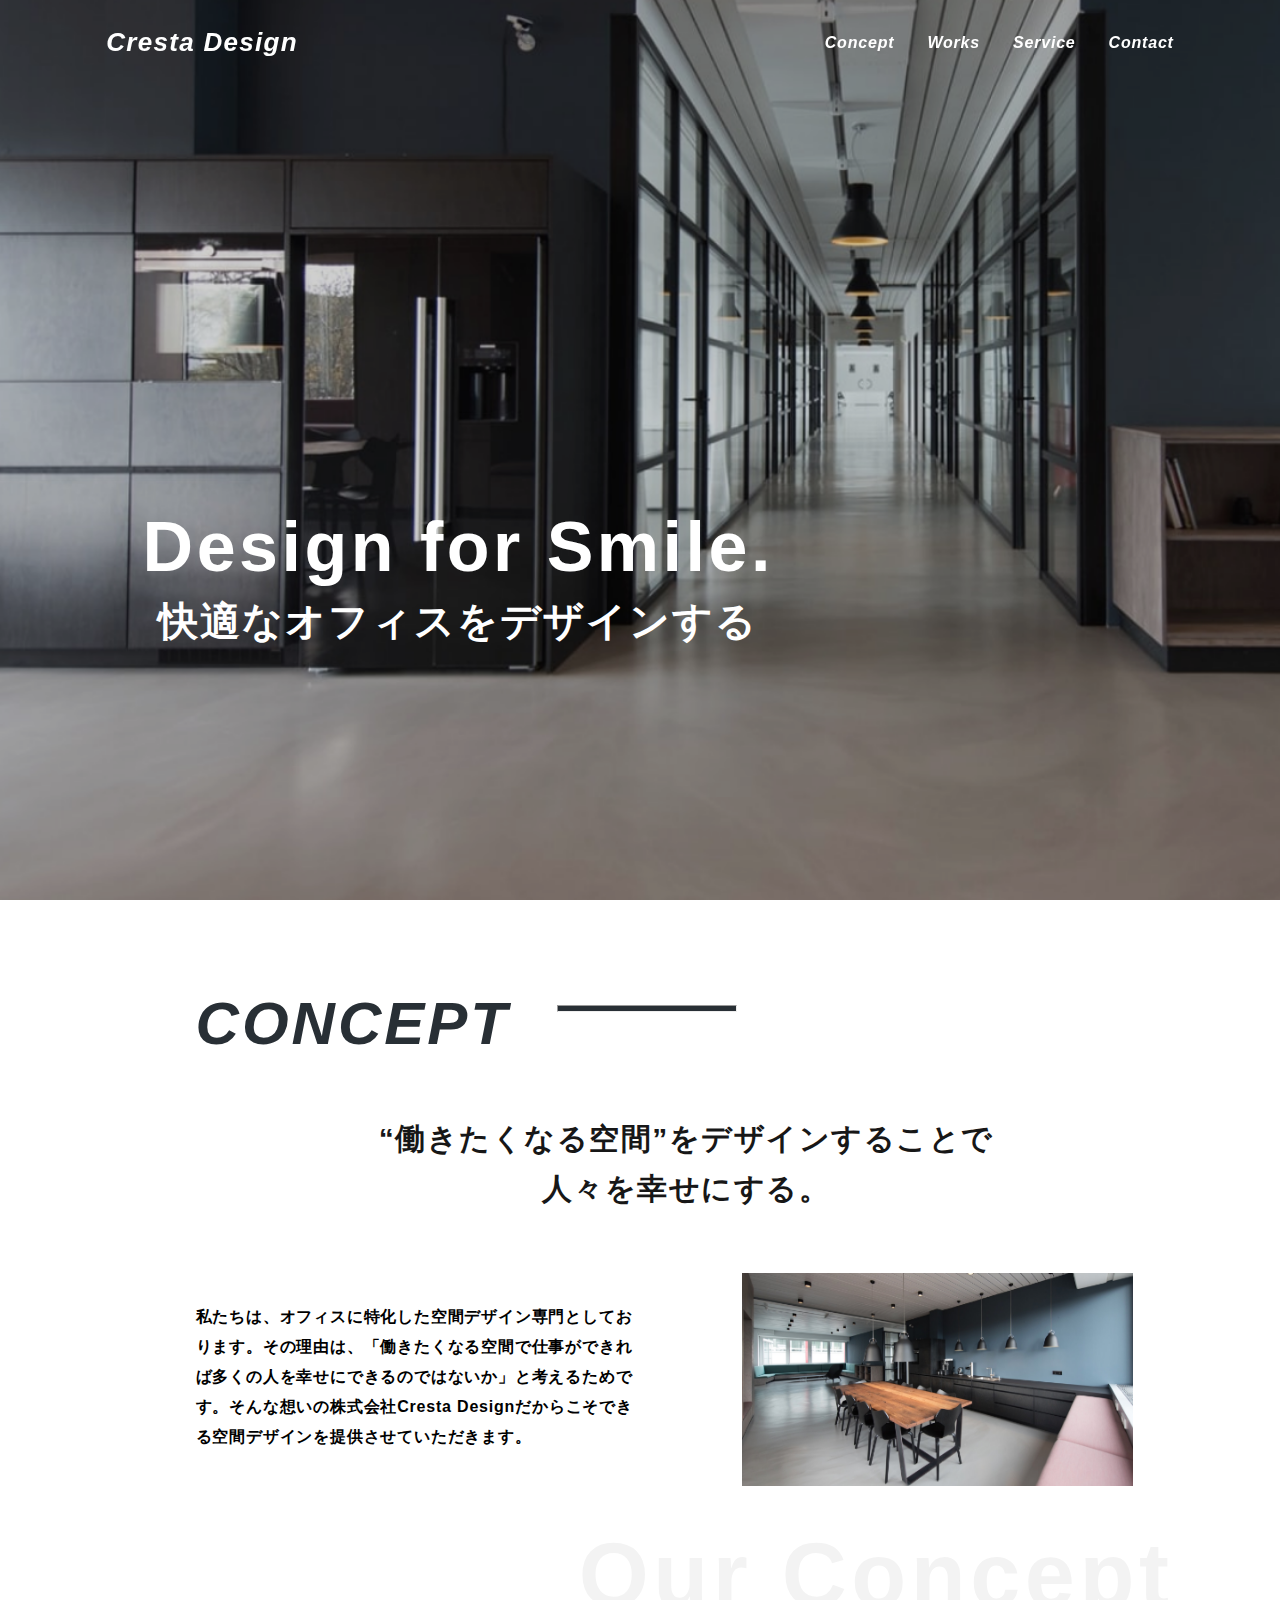
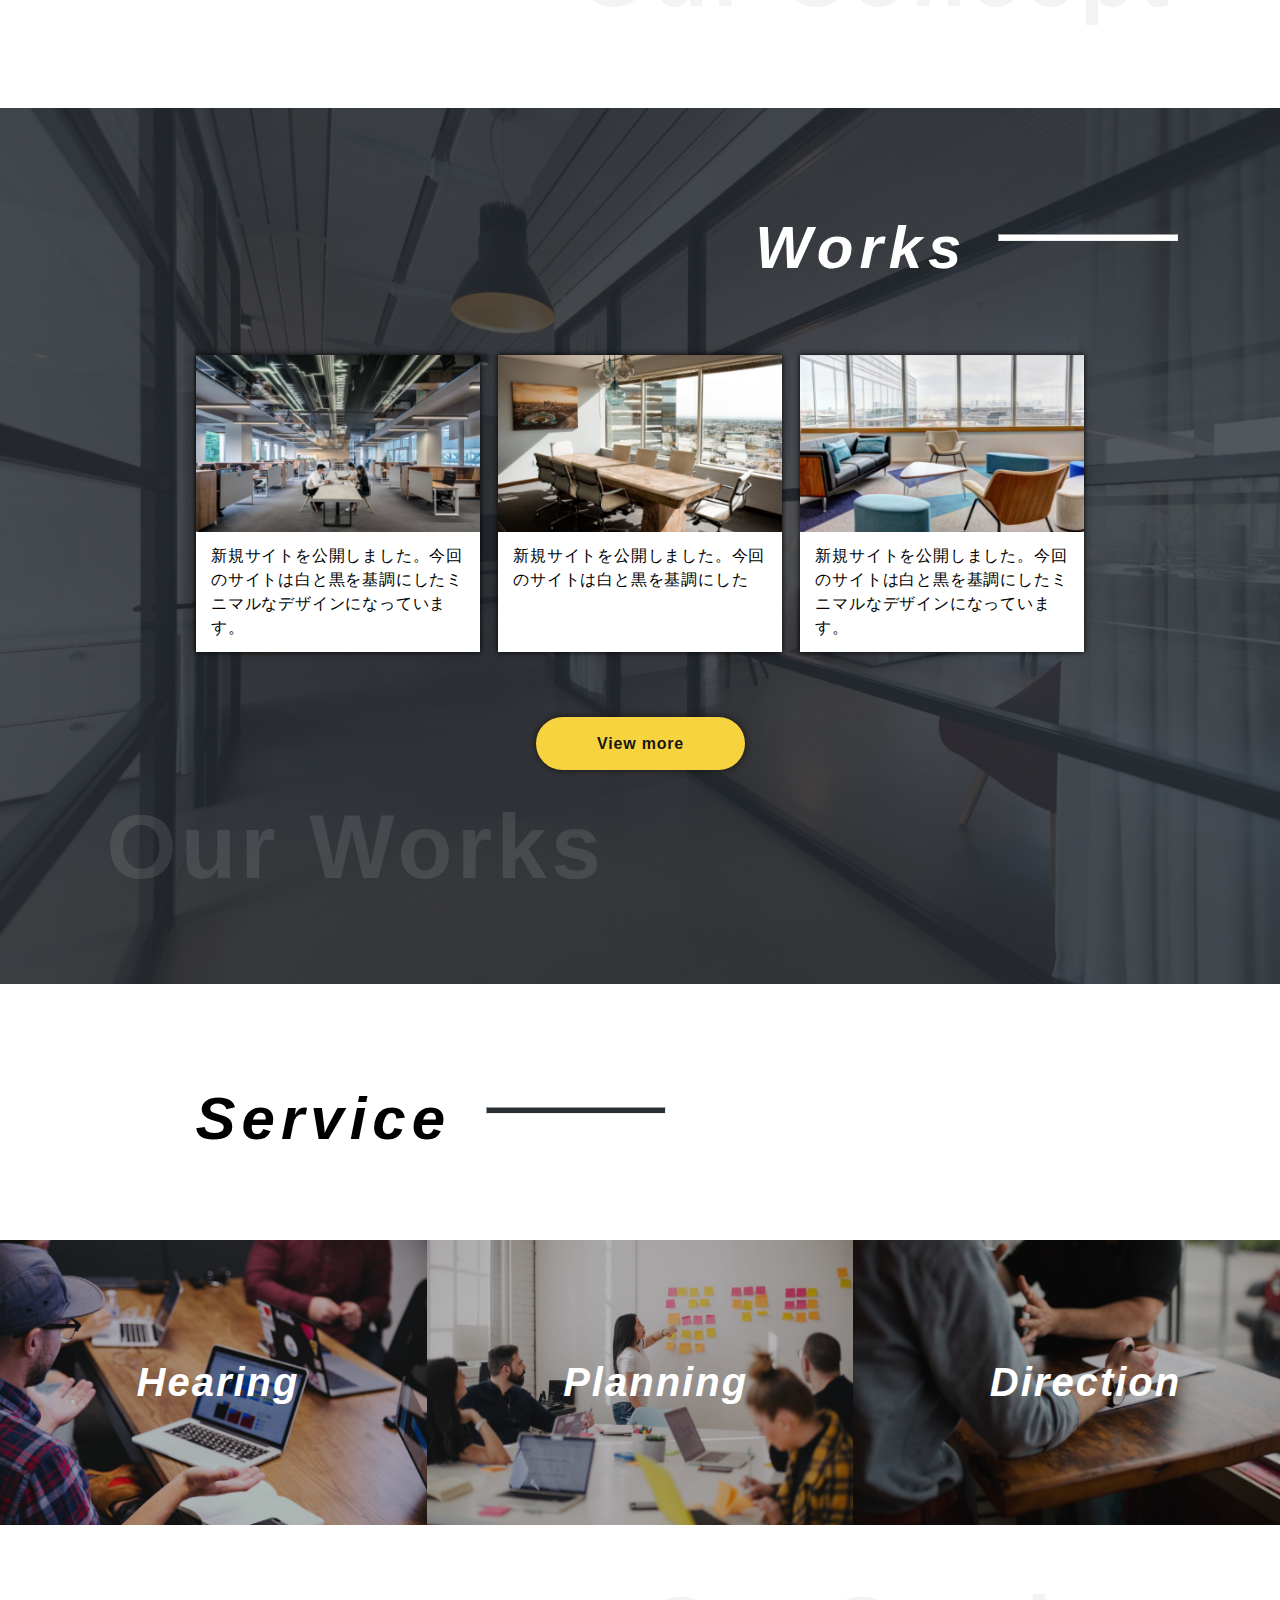
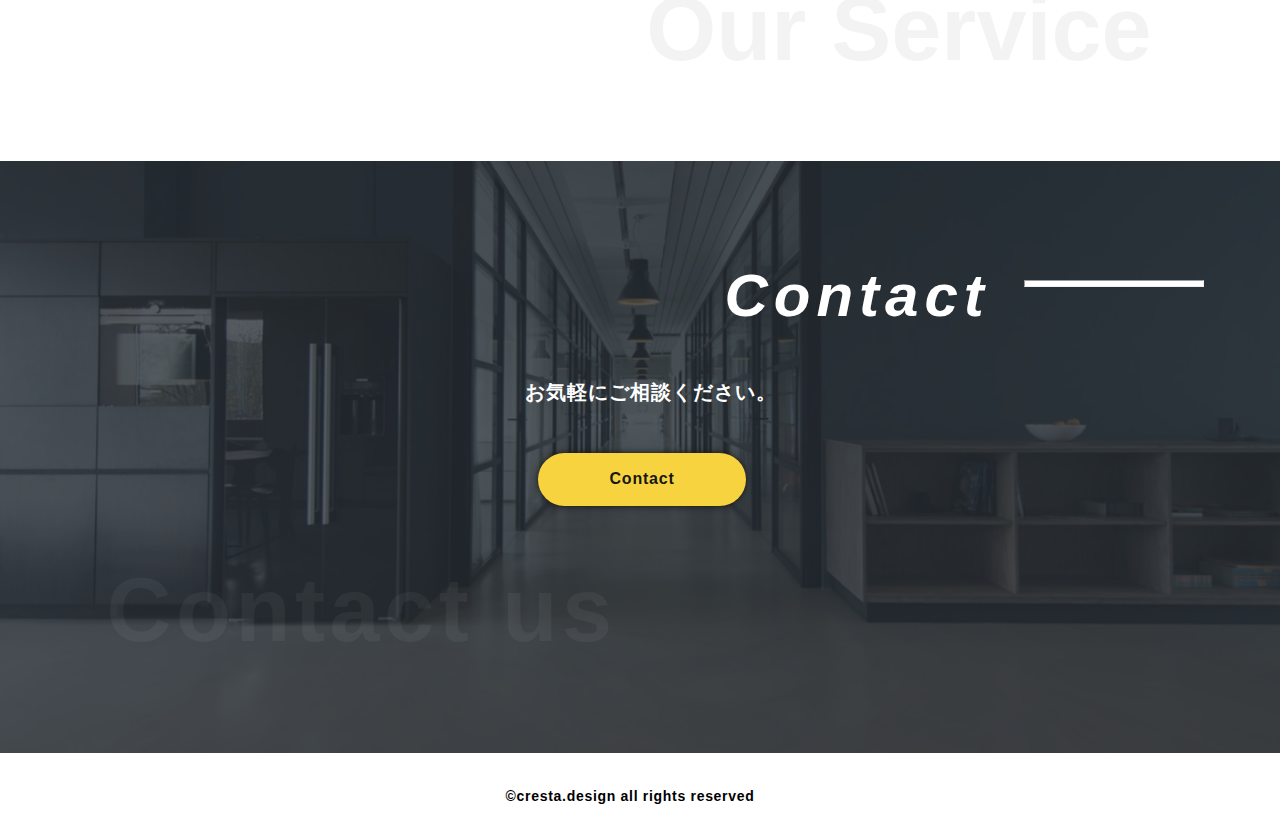
<file: index.html>
<!DOCTYPE html>
<head>
    <meta charset="utf-8">
    <meta name="robots" content="noindex, nofollow">
    <meta name="viewport" content="width=device-width, initial-scale=1">
    <script src="https://ajax.googleapis.com/ajax/libs/jquery/3.4.1/jquery.min.js"></script>
    <link rel="stylesheet" href="style.css">
    <link rel="stylesheet" href="js/index.js">
    <title>cording_lesson2(pengin blog)</title>
    <link rel="preconnect" href="https://fonts.googleapis.com">
    <link rel="preconnect" href="https://fonts.gstatic.com" crossorigin>
    <link href="https://fonts.googleapis.com/css2?family=Noto+Sans+JP:wght@400;700&family=Noto+Serif+JP:wght@600&family=Noto+Serif:ital,wght@0,400;0,700;1,400;1,700&display=swap" rel="stylesheet">
</head>
<body>
    <header>
        <div class="header-title">
            <h2><a href="#top">Cresta Design</a></h2>
        </div>
        <div class="header-menu">
            <p><a href="#concept">Concept</a></p>
            <p><a href="#works">Works</a></p>
            <p><a href="#service">Service</a></p>
            <p><a href="#contact">Contact</a></p>
        </div>
        <div class="humberger" id="humberger">
            <span id="humberger-top"></span>
            <span id="humberger-center"></span>
            <span id="humberger-bottom"></span>
        </div>
        <div class="humberger-menu" id="humberger-menu">
            <ul>
                <li><a href="#concept" id="menu1">Concept</a></li>
                <li><a href="#works" id="menu2">Works</a></li>
                <li><a href="#service" id="menu3">Service</a></li>
                <li><a href="#contact" id="menu4">Cotact</a></li>
            </ul>
        </div>
    </header>
    <main>
        <div class="fv" id="top">
            <div class="fv-contents">
                <h1>Design for Smile.</h1>
                <h2>快適なオフィスをデザインする</h2>
            </div>
        </div>
        <div class="concept" id="concept">
            <div class="concept-contents">
                <h1>CONCEPT </h1><hr>
                <h3>
                    “働きたくなる空間”をデザインすることで<br>人々を幸せにする。
                </h3>
                <p>私たちは、オフィスに特化した空間デザイン専門としております。その理由は、「働きたくなる空間で仕事ができれば多くの人を幸せにできるのではないか」と考えるためです。そんな想いの株式会社Cresta Designだからこそできる空間デザインを提供させていただきます。</p>
                <img src="images/concept-image.png">    
                <h2>Our Concept</h2>
            </div>
        </div>
        <div class="works" id="works">
            <h1>Works </h1><hr>
            <div class="cards">
                <div class="card card1">
                    <img src="images/card-img01.png">
                    <p>新規サイトを公開しました。今回のサイトは白と黒を基調にしたミニマルなデザインになっています。</p>
                </div>
                <div class="card card2">
                    <img src="images/card-img02.png">
                    <p>新規サイトを公開しました。今回のサイトは白と黒を基調にした</p>
                </div>
                <div class="card card3">
                    <img src="images/card-img03.png">
                    <p>新規サイトを公開しました。今回のサイトは白と黒を基調にしたミニマルなデザインになっています。</p>
                </div>
            </div>
            <input type="button" value="View more" class="works-btn">
            <h2>Our Works</h2>
        </div>
        <div class="service" id="service">
            <h2>Service </h2><hr>
            <div class="serviceImages">
                <div class="serviceImg img1">
                    <h3>Hearing</h3>
                </div>
                <div class="serviceImg img2">
                    <h3>Planning</h3>
                </div>
                <div class="serviceImg img3">
                    <h3>Direction</h3>
                </div>
            </div>
            <h1>Our Service</h1>
        </div>
        <div class="contact" id="contact">
            <h2>Contact </h2><hr>
            <p>お気軽にご相談ください。</p>
            <input type="button" value="Contact" class="contact-btn" onclick="location.href='inquiry/index.html'">
            <h1>Contact us</h1>
        </div>
        <footer>
            <p>©cresta.design all rights reserved</p>
        </footer>
    </main>
    <script src="js/jquery.bgswitcher.js"></script>
    <script>
        jQuery(function($){
            $('.fv').bgSwitcher({
                images:['images/fv-bgi_01.png','images/fv-bgi_02.png','images/fv-bgi_03.png'],
                loop: true,
                interval: 5000,
                duration: 2000
            });

            var header = jQuery('header');
            var height = jQuery(window).height();
            jQuery(window).scroll(function(){
                if(jQuery(this).scrollTop() > height){
                    header.css('background-color','rgba(40,47,53,1.0)');
                }else{
                    header.css('background-color','rgba(40,47,53,0)');
                }
            });

            jQuery('a[href*="#"]').click(function(){
                var elmHash = jQuery(this).attr('href');
                var pos = jQuery(elmHash).offset().top;
                jQuery('body,html').animate({scrollTop: pos},1000);
                return false;
            });
        });
    </script>
    <script src="js/index.js"></script>
    
</body>
</file>
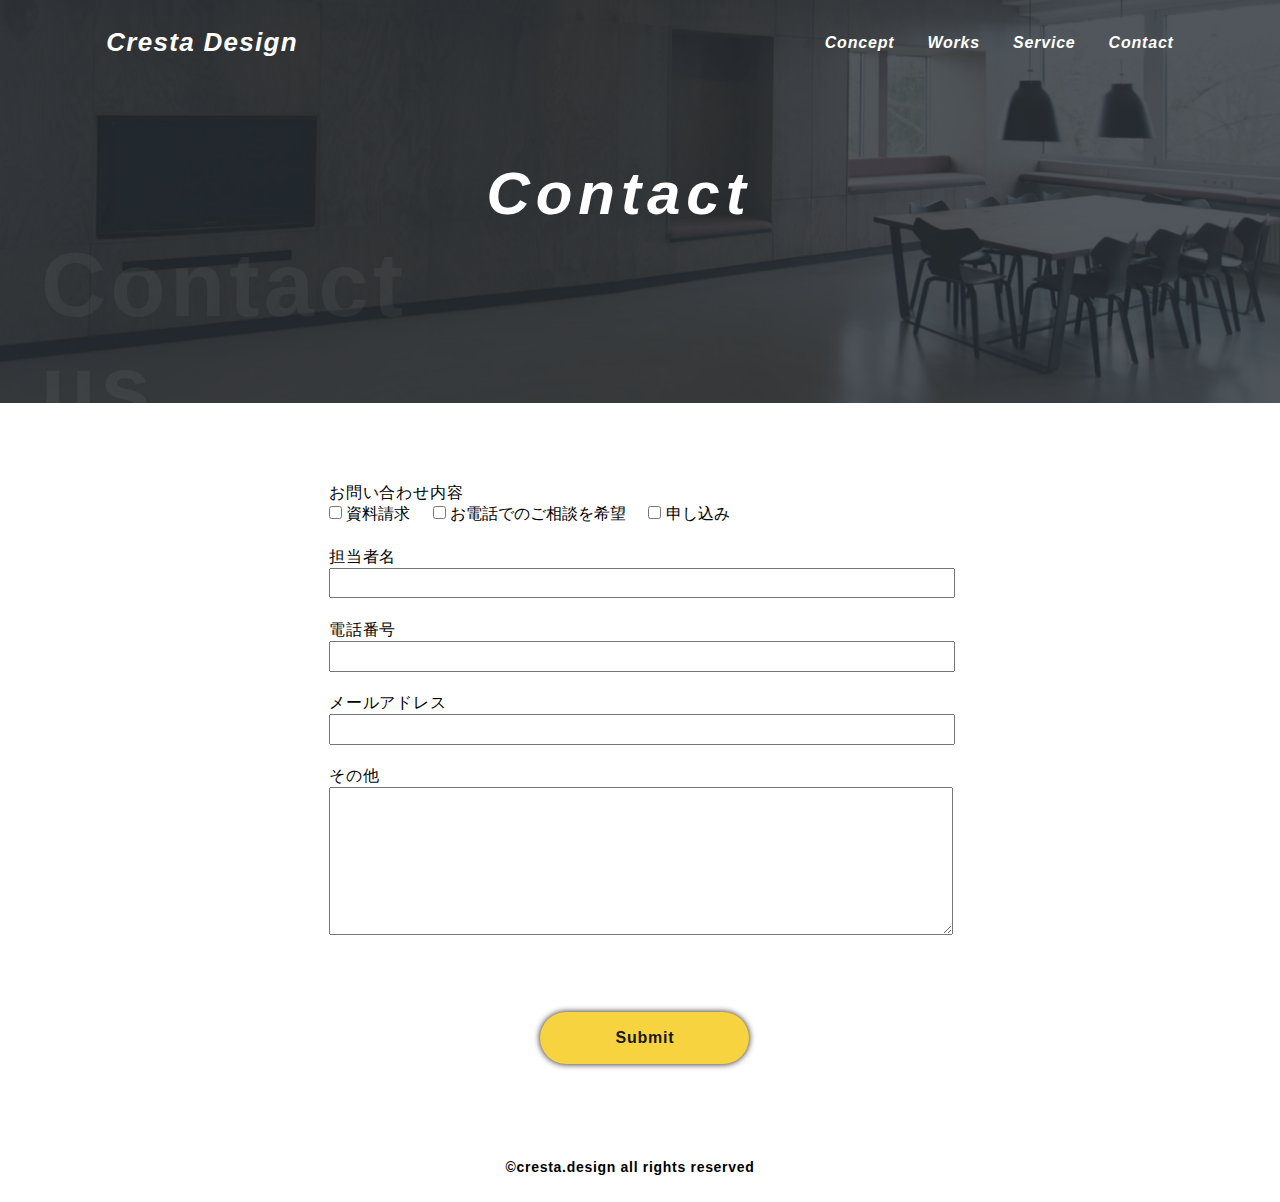
<file: inquiry/index.html>
<!DOCTYPE html>
<head>
    <meta charset="utf-8">
    <meta name="robots" content="noindex, nofollow">
    <meta name="viewport" content="width=device-width, initial-scale=1">
    <script src="https://ajax.googleapis.com/ajax/libs/jquery/3.4.1/jquery.min.js"></script>
    <link rel="stylesheet" href="../style.css">
    <link rel="stylesheet" href="../js/index.js">
    <title>お問い合わせフォーム</title>
    <link rel="preconnect" href="https://fonts.googleapis.com">
    <link rel="preconnect" href="https://fonts.gstatic.com" crossorigin>
    <link href="https://fonts.googleapis.com/css2?family=Noto+Sans+JP:wght@400;700&family=Noto+Serif+JP:wght@600&family=Noto+Serif:ital,wght@0,400;0,700;1,400;1,700&display=swap" rel="stylesheet">
</head>
<body>
    <header class="inquiry-header">
        <div class="header-title">
            <h2><a href="../index.html#top">Cresta Design</a></h2>
        </div>
        <div class="header-menu">
            <p><a href="../index.html#concept">Concept</a></p>
            <p><a href="../index.html#works">Works</a></p>
            <p><a href="../index.html#service">Service</a></p>
            <p><a href="../index.html#contact">Contact</a></p>
        </div>
        <div class="humberger" id="humberger">
            <span id="humberger-top"></span>
            <span id="humberger-center"></span>
            <span id="humberger-bottom"></span>
        </div>
        <div class="humberger-menu" id="humberger-menu">
            <ul>
                <li><a href="../index.html#concept" id="menu1">Concept</a></li>
                <li><a href="../index.html#works" id="menu2">Works</a></li>
                <li><a href="../index.html#service" id="menu3">Service</a></li>
                <li><a href="../index.html#contact" id="menu4">Cotact</a></li>
            </ul>
        </div>
    </header>
    <div class="inquiry-fv">
        <h2>Contact</h2>
        <h1>Contact us</h1>
    </div>
    <div class="contact-form">
        <form action="">
            <p>お問い合わせ内容</p>
            <span><input type="checkbox" class="checkbox-top"> 資料請求</span>
            <span><input type="checkbox" class="checkbox"> お電話でのご相談を希望</span>
            <span><input type="checkbox" class="checkbox"> 申し込み</span>
            <p>担当者名</p>
            <input type="text" id="name">
            <p>電話番号</p>
            <input type="text" id="number">
            <p>メールアドレス</p>
            <input type="text" id="email">
            <p>その他</p>
            <textarea></textarea>
            <input type="button" value="Submit" class="inquiry-btn">
        </form>
    </div>
    <footer>
        <p>©cresta.design all rights reserved</p>
    </footer>
    <script src="../js/index.js"></script>
</body>
</file>
<file: style.css>
*{
    margin: 0;
    padding:0;

}

html{
    font-size: 16px;
}

body{
    font-family:sans-serif;
    width:100%;
}

body:lang(ja){
    font-family: "Noto Serif JP";
}

body:lang(en){
    font-family: "Noto Serif";
}

header{
    width:100vw;
    height:calc(100vw * 0.067);
    font-style:italic;
    font-weight: bold;
    position:fixed;
    top:0;
    text-decoration: none;
    z-index: 100;
}

.header-title{
    float:left;
    position: relative;
    top:31.25%;
    left:8.3%;
}

.header-title a{
    font-size:1.625rem;;
    cursor: pointer;
    letter-spacing: 0.05em;
    text-decoration: none;
    color:#FFFFFF;

}

.header-menu{
    width: 349px;
    float:right;
    justify-content: space-between;
    display: flex;
    position: relative;
    top:40%;
    right:8.3%;
}

.header-menu a{
    font-size: 1rem;
    text-decoration: none;
    color:#FFFFFF;
    letter-spacing: 0.05em;
}

.humberger{
    display:none;
}

.humberger-menu{
    display: none;
}


.fv{
    width:100vw;
    height:100vh;
    background-size: cover;
    color:#FFFFFF;
}

.fv-contents{
    position: relative;
    top:53.5%;
    left:8.3%;
    text-align: center;
    width:55%;

}

.fv-contents h1{
    font-size: 4.375rem;
    letter-spacing: 0.05em;
    font-weight: bold;
    padding-top:25px;
}

.fv-contents h2{
    font-size: 2.5rem;
    font-weight: bold;
    letter-spacing: 0.05em;
    margin-top: 1%;
}

.concept{
    width:100vw;
    height:calc(100vw * 0.631);
}

.concept-contents{
    width:76.39%;
    height:81.3%;
    position: relative;
    top:11%;
    left:15.28%;
}

.concept-contents h1{
    font-size: 3.75rem;
    font-weight: bold;
    font-style: italic;
    letter-spacing: 0.05em;
    color:#282F35;
}

.concept-contents hr{
    background-color: #282F35;
    height:0.3125rem;
    width:18.18%;
    position:relative;
    top:-8%;
    left:37%;
}

.concept-contents h3{
    font-size: 1.875rem;
    font-weight: bold;
    letter-spacing: 0.05em;
    line-height: 1.67;
    width:64%;
    text-align: center;
    color:#171717;
    margin-left:18.18%;
    margin-top: 5%;
}

.concept-contents p{
    width:45%;
    height:19.8%;
    margin-top:9%;
    margin-right:10.9%;
    font-weight: bold;
    letter-spacing: 0.05em;
    line-height: 1.875;
    float:left;

}

.concept-contents img{
    margin-top:6%;
    width:40%;
}

.concept-contents h2{
    float:right;
    font-size: 5.625rem;
    font-weight: bold;
    letter-spacing: 0.05em;
    color:rgba(23,23,23,0.05);
    margin-top:3.5%;
}

.works{
    width:100vw;
    height:calc(100vw * 0.685);
    background-image: url("images/works-bgi.png");
    background-size: cover;
    background-color: rgba(40,47,53,1.0);

}

.works h1{
    color: #FFFFFF;
    font-size: 3.75rem;
    font-weight: bold;
    font-style: italic;
    letter-spacing: 0.1em;
    width:15.35%;
    position:relative;
    top:12%;
    left:59%;
}

.works hr{
    width:13.89%;
    height:0.3125rem;
    background-color: #ffffff;
    position:relative;
    top:6.5%;
    left:78%;
}

.works .cards{
    width:69.44vw;
    height:calc(69.44vw * 0.334);
    position:relative;
    top:19.5%;
    left:15.28%;
    justify-content: space-between;
    display: flex;
}

.works .card{
    background-color: #FFFFFF;
    height:100%;
    width:calc(69.44vw * 0.32);
    cursor: pointer;
    box-shadow: 0 0 6px rgba(0,0,0,1.0);
}

.card img{
    width:100%;
}

.card p{
    margin:2.5% 5.4%;
    font-weight: 400;
    letter-spacing: 0.05em;
    line-height: 1.5;
}

.works-btn{
    width:16.32%;
    height:6%;
    color:#171717;
    background-color: #F7D43F;
    font-size: 1rem;
    font-weight:bold;
    letter-spacing: 0.05em;
    border-radius: 45px;
    box-shadow: 0 0 6px rgba(27,19,16,1.0);
    position:relative;
    top:27%;
    left:41.88%;
    border:0;
    cursor: pointer;
}

.works h2{
    width:45%;
    font-size: 5.625rem;
    color:rgba(255,255,255,0.1);
    letter-spacing: 0.05em;
    position:relative;
    top:30%;
    left:8.33%;
}

.service{
    width:100vw;
    height:calc(100vw * 0.458);
    margin-top:100px;
    margin-bottom:90px;
}

.service h2{
    width:17.78%;
    font-size: 3.75rem;
    font-weight: bold;
    font-style: italic;
    letter-spacing: 0.1em;
    position:relative;
    left:15.28%;
    top:0;
}

.service hr{
    background-color: #282F35;
    height:0.3125rem;
    width:13.89%;
    position:relative;
    top:-8%;
    left:38%;
}

.service .serviceImages{
    width: 100%;
    height:48.5%;
    display: flex;
    margin-top:80px;
    background-color: rgba(40,47,53,1.0 );

}

.service .serviceImg{
    width:33.333%;
    height: 100%;
    cursor: pointer;
    background-size: cover;
}

.img1{
    background-image: url("images/service-img01.png");
}

.img2{
    background-image: url("images/service-img02.png");
}

.img3{
    background-image: url("images/sevice-img03.png");
}

.serviceImg:hover{
    opacity: 0.3;
}

.serviceImg h3{
    color:#ffffff;
    font-size:2.5rem;
    font-weight: bold;
    font-style: italic;
    letter-spacing: 0.05em;
    width:42.3%;
    margin:28% 32%;
}

.service h1{
    font-size:5.625rem;
    font-weight: bold;
    color:rgba(23,23,23,0.05);
    width:45%;
    position:relative;
    left:50.49%;
    top:9%;
}

.contact{
    width:100vw;
    height:calc(100vw * 0.4625);
    background-image: url("images/contact-bgi.png");
    background-size: cover;
    color:#FFFFFF;
    background-color: rgba(40,47,53,1.0);

}

.contact hr{
    width:13.89%;
    height:0.3125rem;
    background-color: #ffffff;
    position:relative;
    top:8.5%;
    left:80%;
}

.contact h2{
    font-size:3.75rem;
    font-weight: bold;
    font-style: italic;
    letter-spacing: 0.1em;
    width: 19.3%;
    position: relative;
    top:17%;
    left:56.6%;
}

.contact p{
    font-size:1.25rem;
    font-weight: bold;
    letter-spacing: 0.05em;
    width: 21%;
    position: relative;
    left:41%;
    top:24%;
}

.contact-btn{
    width:16.32%;
    height:8.86%;
    color:#171717;
    background-color: #F7D43F;
    font-size: 1rem;
    font-weight:bold;
    letter-spacing: 0.05em;
    border-radius: 45px;
    box-shadow: 0 0 6px rgba(27,19,16,1.0);
    position:relative;
    top:32%;
    left:42%;
    border: 0;
    cursor: pointer;
}

.contact h1{
    font-size: 5.625rem;
    font-weight: bold;
    color:rgba(255,255,255,0.05);
    letter-spacing: 0.05em;
    width: 46.25%;
    position:relative;
    left:8.33%;
    top:41%;
}

footer{
    width: 100vw;
    height:79px;
}

footer p{
    font-size:0.875rem;
    font-weight: bold;
    letter-spacing: 0.05em;
    width: 300px;
    position:relative;
    left:39.5%;
    top:45%;
}

.inquiry-header{
    position:absolute;
}

.inquiry-fv{
    background-image:url("images/交差 2.png");
    width: 100vw;
    height: calc(100vw * 0.315);
    background-size: cover;
    background-color: rgba(40,47,53,1.0 );
}

.inquiry-fv h2{
    color:#ffffff;
    font-size:3.75rem;
    letter-spacing: 0.1em;
    font-weight:bold;
    font-style: italic;
    width:19.1%;
    position:relative;
    top:39.5%;
    left:38%;
}

.inquiry-fv h1{
    font-size:5.625rem;
    font-weight: bold;
    letter-spacing: 0.05em;
    color:rgba(255,255,255,0.05);
    width:36.53%;
    position:relative;
    top:41%;
    left:3.2%;
}

.contact-form{
    width:48.6vw;
    height:calc(48.6vw * 0.9);
    margin:calc(100vw * 0.0625) auto;
}

form{
    width:100%;
    height:100%;
}

.checkbox{
    margin-left:2.86%;
}

#name, #number, #email{
    width:100%;
    height:4.75%;
}

textarea{
    width:100%;
    height:26.06%;
}

form p{
    margin-top:3.48%;
    font-weight: 400;
    letter-spacing: 0.05em;
}

.inquiry-btn{
    width:33.6%;
    height:9.34%;
    color:#171717;
    background-color: #F7D43F;
    font-size: 1rem;
    font-weight:bold;
    letter-spacing: 0.05em;
    border-radius: 45px;
    box-shadow: 0 0 6px rgba(27,19,16,1.0);
    cursor: pointer;
    border:0;
    position: relative;
    left:34%;
    top:13%;
}

@media screen and (max-width:960px){
    html{
        font-size:12px;
    }

    input[type="button"]{
        -webkit-appearance: none;
        appearance: none;
        display:block;
    }

    .fv-contents{
        top:60%;
        left:-5%;
        width:100%;
    }

    .concept{
        height:100vh;
    }

    .concept-contents{
        width:95%;
        left:5%;
    }

    .concept-contents hr{
        top:-7%;
        left:35%;
        height:3px;
    }

    .concept-contents h3{
        width:100%;
        margin:5% -4%;
    }

    .concept-contents p{
        margin-top:5%;
        margin-right:5%;
    }

    .concept-contents img{
        margin-top:2%;
    }

    .concept-contents h2{
        position: relative;
        left:-5%;
        margin-top:5%;
    }

    .works h1{
        left:55%;
        top:9%;
    }

    .works hr{
        top:2%;
        left:80%;
        height:3px;
    }

    .works .cards{
        height:calc(69.44vw * 0.36);
        top:13%;
    }

    .works-btn{
        top:20%;
    }

    .works h2{
        width:90%;
        top:23%;
    }

    .service{
        margin-top:60px;
        margin-bottom:70px;
    }

    .service h2{
        left:5%;
    }

    .service hr{
        height:3px;
        left:35%;
        top:-10%;
    }

    .service .serviceImages{
        margin-top: 50px;
    }

    .serviceImg h3{
        margin:28% 25%;
    }

    .service h1{
        top:7%;
        left:40%;
        width:60%;
    }

    .contact h2{
        top:14%;
        left:52%;
    }

    .contact hr{
        height:3px;
        top:4%;
        left:82%;
    }

    .contact p{
        width:25%;
        left:38%;
        top:20%;
    }

    .contact-btn{
        width:18%;
        height:9%;
        top:28%;
        left:41%;
    }

    .contact h1{
        top:35%;
        width:55%;
    }

    .inquiry-fv h2{
        top:36%;
        left:36%;
    }

    .inquiry-fv h1{
        width:55%;
        top:34%;
    }

    footer p{
        left:36.5%;
    }

}

@media screen and (max-width:520px){
    html{
        font-size:16px;
    }

    body{
        float:none;
        display:block;
    }

    header{
        height:96px;
        width:100vw;
    }

    .header-title{
        left:3%;
    }

    .header-menu{
        display: none;
    }

    .humberger{
        height:23px;
        width:30px;
        display: block;
        position: absolute;
        top:37%;
        left:88%;
        z-index: 10;
    }

    .humberger span{
        display: block;
        background-color: #FFFFFF;
        height:3px;
        width:100%;
        position:absolute;
        left:0;
        transition: 1s;
    }

    #humberger-top{
        top:0px;
    }

    #humberger-center{
        top:10px;
    }

    #humberger-bottom{
        bottom:0px;
    }

    .line_2{
        transform: rotate(-45deg);
    }

    .line_1{
        opacity: 0;
    }

    .line_3{
        transform: rotate(45deg);
        top:10px;
    }

    .humberger-menu{
        position:absolute;
        top:0;
        height:100vh;
        width:100vw;
        text-decoration: none;
        display: block;
    }

    .humberger-menu{
        background-color: #282F35;
        display: none;
    }

    .humberger-menu ul{
        width:70px;
        height:178px;
        margin: 50% auto;
        justify-content: space-between;
        flex-flow: column;
        display: flex;

    }

    .humberger-menu li{
        list-style: none;
    }

    .humberger-menu a{
        text-decoration: none;
        color:#ffffff;
        font-size:1rem;
        font-weight:bold;
        letter-spacing: 0.05em;
    }

    .in{
        display: block;
    }

    .fv{
        background-position: center;
        height:calc(100vw * 1.6);
    }

    .fv-contents{
        left:1%;
        top:34%;
        height: 32.6%;
        width: 99%;
    }

    .fv-contents h1{
        font-size: 2.25rem;
        letter-spacing: 0.05em;
        left:0;
    }

    .fv-contents h2{
        font-size: 1.875rem;
        width:69%;
        text-align: center;
        position:relative;
        left:15%;
        top:12%;
    }

    .concept{
        width:94%;
        height:calc(100vw * 0.94 * 2.1);
        
    }

    .concept-contents h1{
        font-size: 1.875rem;
    }

    .concept-contents hr{
        top:-5%;
        left:57%;
        height:5px;
        width:26.1%;
    }

    .concept-contents h3{
        font-size: 1.2rem;
        text-align: center;
        margin:7.59% 0 4.55% 0;
    }

    .concept-contents br{
        display: none;
    }

    .concept-contents p{
        float:none;
        width: 100%;
        height:35%;
        font-size: 0.98rem;
        letter-spacing: 0.05em;
        line-height: 1.875;
        margin-right: 0;
        margin-bottom: 5%;
    }

    .concept-contents img{
        width: 100%;
        height: 22.76%;
        object-position: 50% 100%;
        object-fit: cover;
    }

    .concept-contents h2{
        font-size: 2.5rem;
        left:0;
        top:2%;
    }

    .works{
        background-position: center;
        height: calc(100vw * 4.1);
        background-position: 53% 0%;
    }

    .works h1{
        font-size: 1.875rem;
        top:6%;
        left:30%;
    }

    .works hr{
        width:26.67%;
        top:4.5%;
        left:65%;
    }

    .works .cards{
        width:85.33vw;
        height:70%;
        flex-flow: column;
        top:9%;
        left:7%;
    }

    .works .card{
        width:100%;
        height: calc(85.33vw * 1.04);
    }

    .card p{
        line-height: 1.875;
        margin:20px 25px;
    }

    .works-btn{
        width:62.67%;
        height:3.5%;
        top:13.5%;
        left:18%;
        display:block;
    }

    .works h2{
        font-size: 2.5rem;
        letter-spacing: 0.05em;
        top:16%;
        left:3%;
    }

    .service{
        margin-top:100px;
        height:calc(100vw * 2.72);
    }
    .service h2{
        font-size: 1.875rem;
    }

    .service hr{
        width:26.67%;
        top:-2.4%;
        left:48%;
    }

    .service .serviceImages{
        margin-top:80px;
        height:79.33%;
        justify-content: space-between;
        flex-flow: column;
        background-color: #FFFFFF;
    }

    .service .serviceImg{
        width:100%;
        height:calc(100vw * 0.667);
    }

    .serviceImg h3{
        font-size: 1.25rem;
        margin:29.7% 36.5%;
    }

    .service h1{
        font-size: 2.5rem;
        width:70%;
        top:4%;
        left:30%;
    }

    .contact{
        height:calc(100vw * 1.293);
        background-position: center;
    }

    .contact h2{
        font-size: 1.875rem;
        left:23%;
        top:20%;
        width:19%;
    }

    .contact hr{
        width:26.67%;
        left:68%;
        top:15%;
    }

    .contact p{
        font-size: 1.25rem;
        width:70%;
        top:35%;
        left:16%;
    }

    .contact-btn{
        width:62.67%;
        height:10%;
        left:18%;
        top:45%;
        display:block;
    }

    .contact h1{
        font-size: 2.5rem;
        width:70%;
        top:53%;
        left:5%;
    }

    .inquiry-fv{
        width:100vw;
        height:360px;
        background-position:center;
    }

    .inquiry-fv h2{
        font-size:1.875rem;
        position:relative;
        top:175px;
        left:33%;
        letter-spacing: 0.1em;
    }

    .inquiry-fv h1{
        font-size:2.5rem;
        width:70%;
        top:60%;
    }

    .contact-form{
        width:90%;
        height:calc(100vw * 0.9 * 2.01);
        margin-top:25%;
    }

    .contact-form span{
        display:block;
    }

    .checkbox-top{
        margin-top:5%;
    }
    .checkbox{
        margin:0;
    }

    #name,#number,#email{
        height:5%;
        margin-bottom:2%;
    }

    textarea{
        height:20%;
    }

    .inquiry-btn{
        width:70%;
        height:7%;
        left:15%;
        top:10%;
        display:block;
    }

    footer p{
        width:87%;
        left:13%;
        font-size: 0.875rem;
        top:43%;
    }

}
</file>
